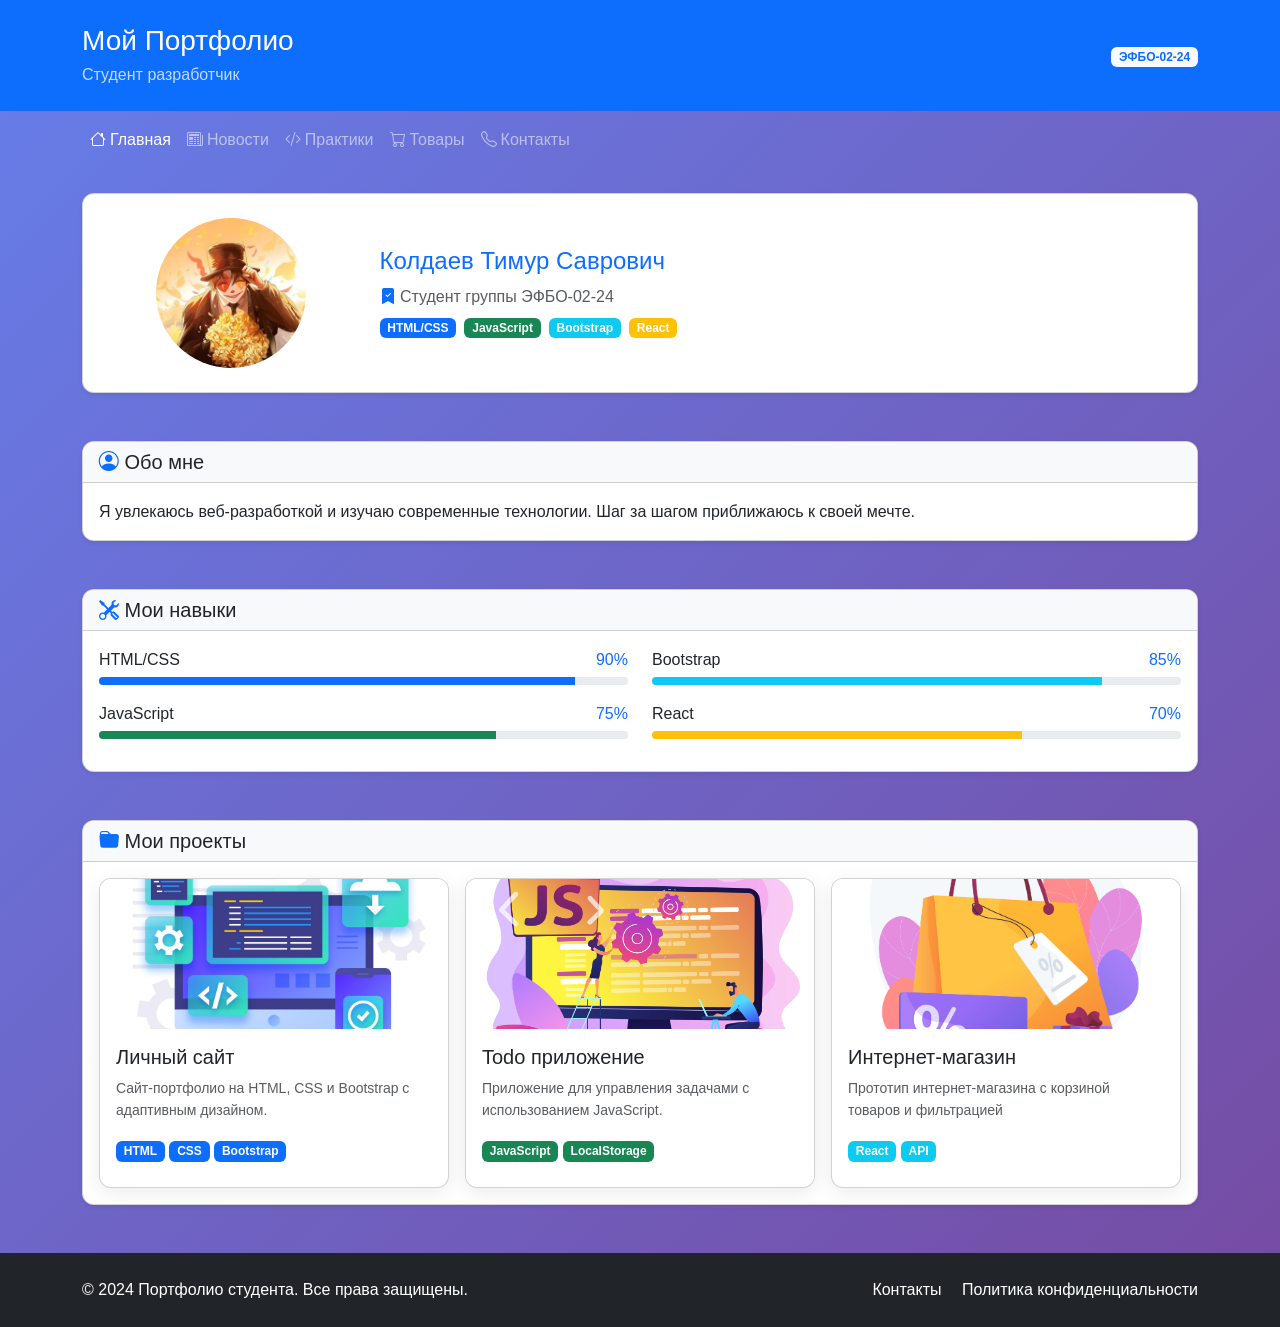
<file: index.html>
<!DOCTYPE html>
<html lang="ru">
<head>
    <meta charset="UTF-8">
    <meta name="viewport" content="width=device-width, initial-scale=1.0">
    <title>Главная - Портфолио</title>
    <link href="https://cdn.jsdelivr.net/npm/bootstrap@5.3.2/dist/css/bootstrap.min.css" rel="stylesheet">
    <link rel="stylesheet" href="https://cdn.jsdelivr.net/npm/bootstrap-icons@1.11.1/font/bootstrap-icons.css">
    <link rel="stylesheet" href="style/styles.css">
</head>
<body class="bg-light">
    <div class="container-fluid p-0">
        <header class="bg-primary text-white py-4">
            <div class="container">
                <div class="row align-items-center">
                    <div class="col">
                        <h1 class="h3 mb-1">Мой Портфолио</h1>
                        <p class="mb-0 opacity-75">Студент разработчик</p>
                    </div>
                    <div class="col-auto">
                        <span class="badge bg-light text-primary">ЭФБО-02-24</span>
                    </div>
                </div>
            </div>
        </header>
        <nav class="navbar navbar-expand-lg navbar-dark">
            <div class="container">
                <button class="navbar-toggler" type="button" data-bs-toggle="collapse" data-bs-target="#navbarNav">
                    <span class="navbar-toggler-icon"></span>
                </button>
                <div class="collapse navbar-collapse" id="navbarNav">
                    <ul class="navbar-nav">
                        <li class="nav-item">
                            <a class="nav-link active" href="index.html">
                                <i class="bi bi-house me-1"></i>Главная
                            </a>
                        </li>
                        <li class="nav-item">
                            <a class="nav-link" href="pages/news.html">
                                <i class="bi bi-newspaper me-1"></i>Новости
                            </a>
                        </li>
                        <li class="nav-item">
                            <a class="nav-link" href="pages/practices.html">
                                <i class="bi bi-code-slash me-1"></i>Практики
                            </a>
                        </li>
                        <li class="nav-item">
                            <a class="nav-link" href="pages/goods.html">
                                <i class="bi bi-cart me-1"></i>Товары
                            </a>
                        </li>
                        <li class="nav-item">
                            <a class="nav-link" href="pages/contacts.html">
                                <i class="bi bi-telephone me-1"></i>Контакты
                            </a>
                        </li>
                    </ul>
                </div>
            </div>
        </nav>
        <main class="container my-4">
            <section class="mb-5">
                <div class="card shadow-sm">
                    <div class="card-body p-4">
                        <div class="row align-items-center">
                            <div class="col-md-3 text-center mb-3 mb-md-0">
                                <img src="images/photo.png" alt="Фото студента" class="img-fluid rounded-circle" style="width: 150px; height: 150px; object-fit: cover;">
                            </div>
                            <div class="col-md-9">
                                <h2 class="card-title h4 text-primary">Колдаев Тимур Саврович</h2>
                                <p class="card-text text-muted mb-2">
                                    <i class="bi bi-bookmark-check-fill text-primary"></i>
                                    Студент группы ЭФБО-02-24
                                </p>
                                <div class="d-flex gap-2 flex-wrap">
                                    <span class="badge bg-primary">HTML/CSS</span>
                                    <span class="badge bg-success">JavaScript</span>
                                    <span class="badge bg-info">Bootstrap</span>
                                    <span class="badge bg-warning">React</span>
                                </div>
                            </div>
                        </div>
                    </div>
                </div>
            </section>
            <section class="mb-5">
                <div class="card shadow-sm">
                    <div class="card-header bg-light">
                        <h3 class="card-title h5 mb-0">
                            <i class="bi bi-person-circle text-primary"></i>
                            Обо мне
                        </h3>
                    </div>
                    <div class="card-body">
                        <p class="card-text">
                            Я увлекаюсь веб-разработкой и изучаю современные технологии. 
                            Шаг за шагом приближаюсь к своей мечте.
                        </p>
                    </div>
                </div>
            </section>
            <section class="mb-5">
                <div class="card shadow-sm">
                    <div class="card-header bg-light">
                        <h3 class="card-title h5 mb-0">
                            <i class="bi bi-tools text-primary"></i>
                            Мои навыки
                        </h3>
                    </div>
                    <div class="card-body">
                        <div class="row">
                            <div class="col-md-6">
                                <div class="mb-3">
                                    <div class="d-flex justify-content-between mb-1">
                                        <span>HTML/CSS</span>
                                        <span class="text-primary">90%</span>
                                    </div>
                                    <div class="progress" style="height: 8px;">
                                        <div class="progress-bar bg-primary" style="width: 90%"></div>
                                    </div>
                                </div>
                                <div class="mb-3">
                                    <div class="d-flex justify-content-between mb-1">
                                        <span>JavaScript</span>
                                        <span class="text-primary">75%</span>
                                    </div>
                                    <div class="progress" style="height: 8px;">
                                        <div class="progress-bar bg-success" style="width: 75%"></div>
                                    </div>
                                </div>
                            </div>
                            <div class="col-md-6">
                                <div class="mb-3">
                                    <div class="d-flex justify-content-between mb-1">
                                        <span>Bootstrap</span>
                                        <span class="text-primary">85%</span>
                                    </div>
                                    <div class="progress" style="height: 8px;">
                                        <div class="progress-bar bg-info" style="width: 85%"></div>
                                    </div>
                                </div>
                                <div class="mb-3">
                                    <div class="d-flex justify-content-between mb-1">
                                        <span>React</span>
                                        <span class="text-primary">70%</span>
                                    </div>
                                    <div class="progress" style="height: 8px;">
                                        <div class="progress-bar bg-warning" style="width: 70%"></div>
                                    </div>
                                </div>
                            </div>
                        </div>
                    </div>
                </div>
            </section>
            <section class="mb-5">
                <div class="card shadow-sm">
                    <div class="card-header bg-light">
                        <h3 class="card-title h5 mb-0">
                            <i class="bi bi-folder-fill text-primary"></i>
                            Мои проекты
                        </h3>
                    </div>
                    <div class="card-body">
                        <div class="row g-3">
                            <div class="col-md-4">
                                <div class="card h-100">
                                    <img src="images/project1.jpg" class="card-img-top" alt="Личный сайт" style="height: 150px; object-fit: cover;">
                                    <div class="card-body">
                                        <h5 class="card-title">Личный сайт</h5>
                                        <p class="card-text small text-muted">
                                            Сайт-портфолио на HTML, CSS и Bootstrap с адаптивным дизайном.
                                        </p>
                                        <div class="mb-2">
                                            <span class="badge bg-primary">HTML</span>
                                            <span class="badge bg-primary">CSS</span>
                                            <span class="badge bg-primary">Bootstrap</span>
                                        </div>
                                    </div>
                                </div>
                            </div>
                            <div class="col-md-4">
                                <div class="card h-100">
                                    <img src="images/project2.jpg" class="card-img-top" alt="Todo приложение" style="height: 150px; object-fit: cover;">
                                    <div class="card-body">
                                        <h5 class="card-title">Todo приложение</h5>
                                        <p class="card-text small text-muted">
                                            Приложение для управления задачами с использованием JavaScript.
                                        </p>
                                        <div class="mb-2">
                                            <span class="badge bg-success">JavaScript</span>
                                            <span class="badge bg-success">LocalStorage</span>
                                        </div>
                                    </div>
                                </div>
                            </div>
                            <div class="col-md-4">
                                <div class="card h-100">
                                    <img src="images/project3.jpg" class="card-img-top" alt="Интернет-магазин" style="height: 150px; object-fit: cover;">
                                    <div class="card-body">
                                        <h5 class="card-title">Интернет-магазин</h5>
                                        <p class="card-text small text-muted">
                                            Прототип интернет-магазина с корзиной товаров и фильтрацией
                                        </p>
                                        <div class="mb-2">
                                            <span class="badge bg-info">React</span>
                                            <span class="badge bg-info">API</span>
                                        </div>
                                    </div>
                                </div>
                            </div>
                        </div>
                    </div>
                </div>
            </section>
        </main>
        <footer class="bg-dark text-white py-4 mt-5">
            <div class="container">
                <div class="row align-items-center">
                    <div class="col-md-6">
                        <p class="mb-0">&copy; 2024 Портфолио студента. Все права защищены.</p>
                    </div>
                    <div class="col-md-6 text-md-end">
                        <a href="pages/contacts.html" class="text-white text-decoration-none me-3">Контакты</a>
                        <a href="#" class="text-white text-decoration-none">Политика конфиденциальности</a>
                    </div>
                </div>
            </div>
        </footer>
    </div>
    <script src="https://cdn.jsdelivr.net/npm/bootstrap@5.3.2/dist/js/bootstrap.bundle.min.js"></script>
</body>
</html>
</file>
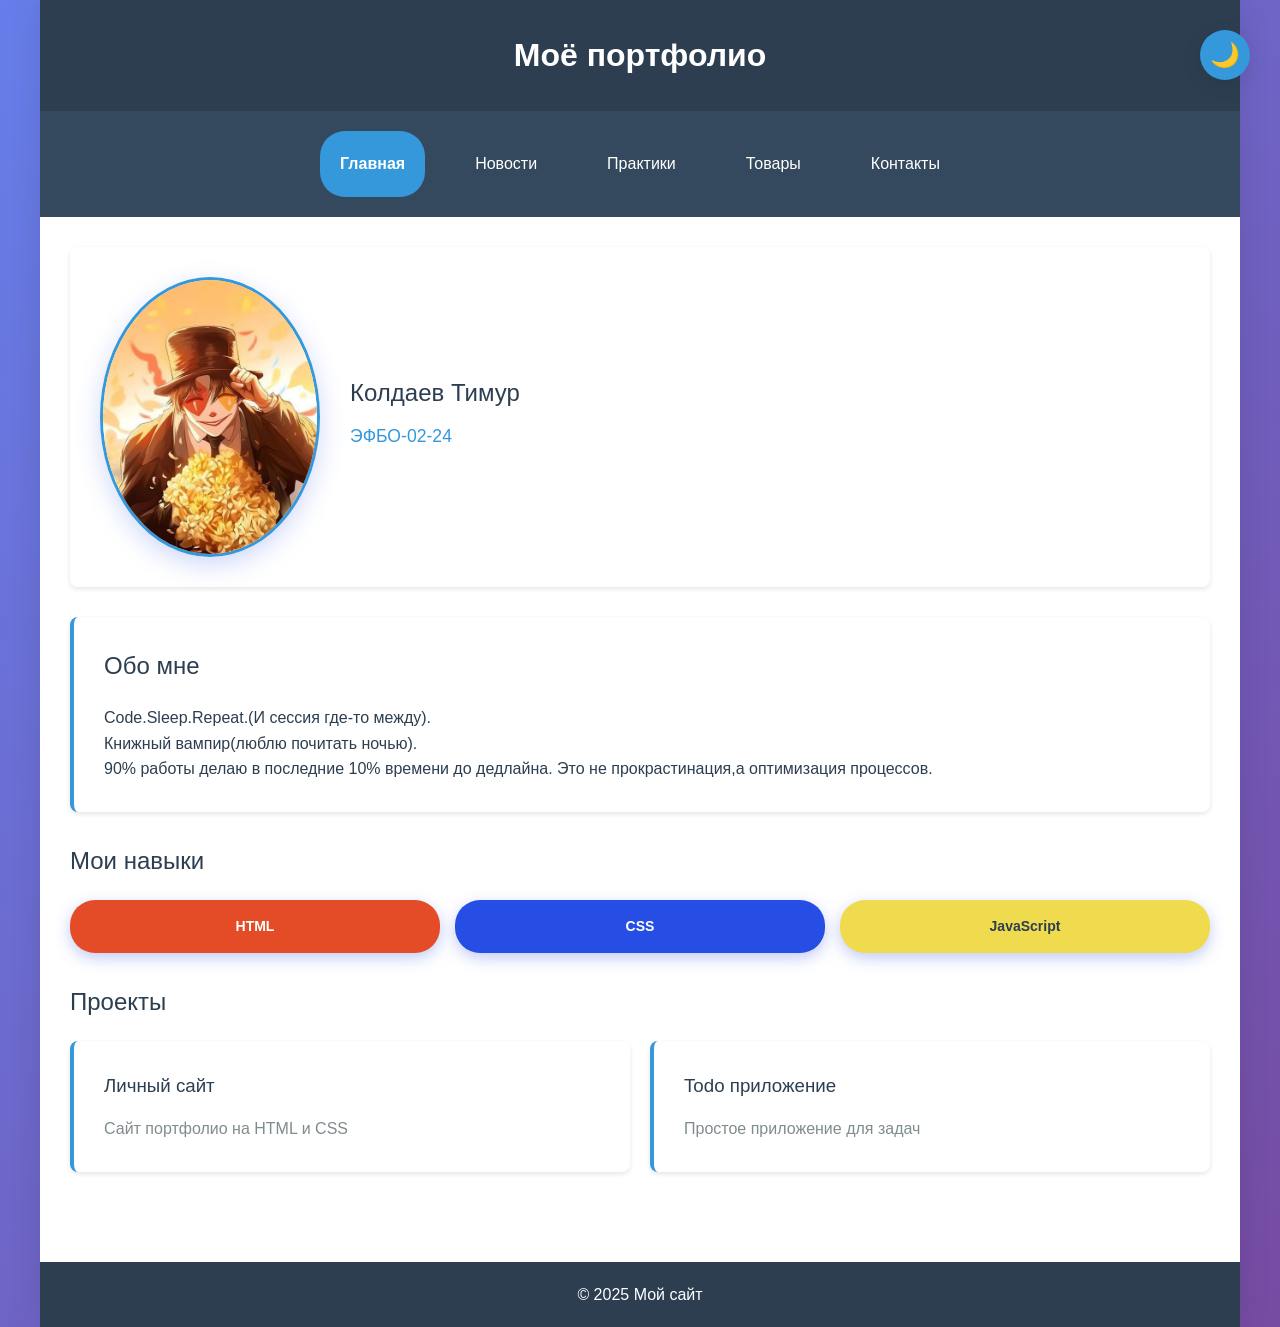
<file: index_v1.html>
<!DOCTYPE html>
<html lang="ru">
    <head>
        <meta charset="UTF-8">
        <meta name="viewport" content="width=device-width, initial-scale=1.0">
        <title>Главная - Портфолио</title>
        <link rel="stylesheet" href="style/styles.css">
    </head>
    <body>
        <div class="page">
            <header class="header">
                <h1 class="header__title">Моё портфолио</h1>
                 <button class="header__theme-toggle theme-toggle" id="themeToggle" aria-label="Переключить тему"><span class="theme-toggle__icon">🌙]</span></button>
            </header>
            <nav class="nav">
                <ul class="nav__list">
                    <li class="nav__item nav__item--active"><a class="nav__link" href="index.html">Главная</a></li>
                    <li class="nav__item"><a class="nav__link" href="pages/news.html">Новости</a></li>
                    <li class="nav__item"><a class="nav__link" href="pages/practices.html">Практики</a></li>
                    <li class="nav__item"><a class="nav__link" href="pages/goods.html">Товары</a></li>
                    <li class="nav__item"><a class="nav__link" href="pages/contacts.html">Контакты</a></li>
                </ul>
            </nav>
            <main class="main">
                <section class="profile">
                    <div class="profile__card">
                        <img class="profile__photo" src="images/photo.png" alt="Фото">
                        <div class="profile__info">
                            <h2 class="profile__name">Колдаев Тимур</h2>
                            <p class="profile__group">ЭФБО-02-24</p>
                        </div>
                    </div>
                </section>
                <section class="about">
                    <h2 class="about__title">Обо мне</h2>
                    <div class="about__content">
                        <p class="about__text">
                            Code.Sleep.Repeat.(И сессия где-то между).
                        </p>
                        <p class="about__text">
                            Книжный вампир(люблю почитать ночью).
                        <p class="about__text">
                            90% работы делаю в последние 10% времени до дедлайна. Это не прокрастинация,а оптимизация процессов.
                        </p>
                    </div>
                </section>
                <section class="skills">
                    <h2 class="skills__title">Мои навыки</h2>
                    <div class="skills__grid">
                        <div class="skills__item skills__item--html">
                            <span class="skills__item-name">HTML</span>
                        </div>
                        <div class="skills__item skills__item--css">
                            <span class="skills__item-name">CSS</span>
                        </div>
                        <div class="skills__item skills__item--js">
                            <span class="skills__item-name">JavaScript</span>
                        </div>
                    </div>
                </section>
                <section class="projects">
                    <h2 class="projects__title">Проекты</h2>
                    <div class="projects__grid">
                        <div class="projects__card">
                            <h3 class="projects__card-title">Личный сайт</h3>
                            <p class="projects__card-desc">Сайт портфолио на HTML и CSS</p>
                        </div>
                        <div class="projects__card">
                            <h3 class="projects__card-title">Todo приложение</h3>
                            <p class="projects__card-desc">Простое приложение для задач</p>
                        </div>
                    </div>
                </section>
            </main>
            <footer class="footer">
                <p class="footer__text">&copy; 2025 Мой сайт</p>
            </footer>
        </div>
        <script src="js/theme.js"></script>
    </body>
</html>
</file>
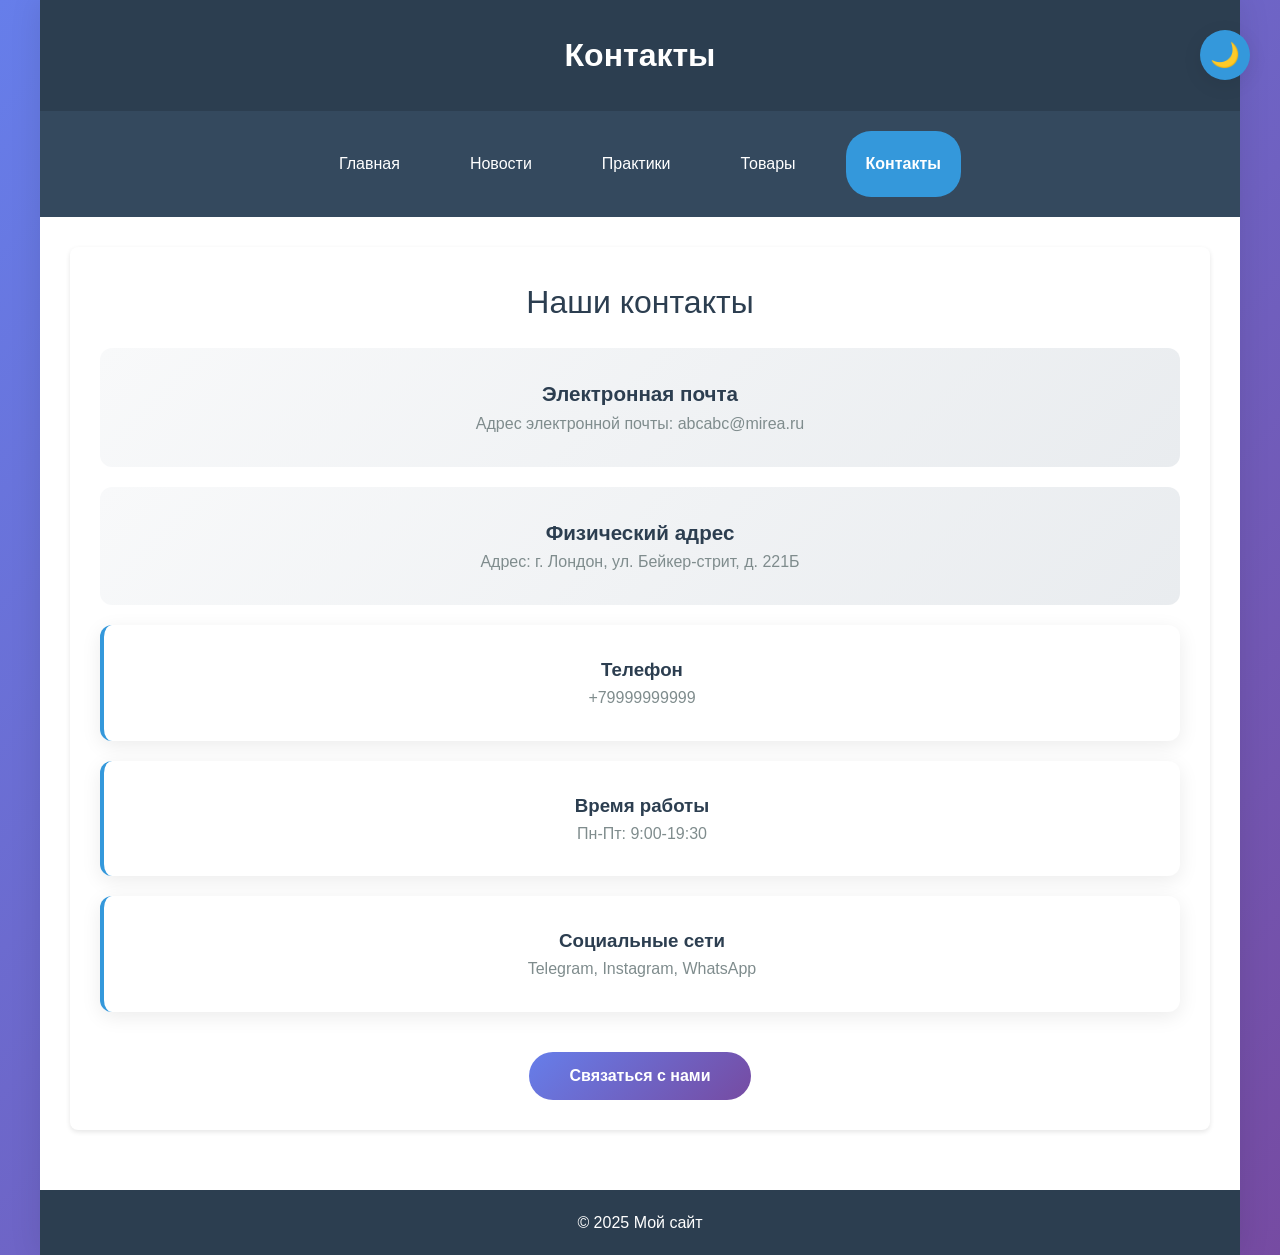
<file: pages/contacts.html>
<!DOCTYPE html>
<html lang="ru">
    <head>
        <meta charset="UTF-8">
        <meta name="viewport" content="width=device-width, initial-scale=1.0">
        <title>Контакты - Портфолио</title>
        <link rel="stylesheet" href="../style/styles.css">
    </head>
    <body>
        <div class="page">
            <header class="header">
            <h1 class="header__title">Контакты</h1>
            <button class="header__theme-toggle theme-toggle" id="themeToggle" aria-label="Переключить тему"><span class="theme-toggle__icon">🌙</span></button>
            </header>
            <nav class="nav">
                <ul class="nav__list">
                    <li class="nav__item"><a class="nav__link" href="../index.html">Главная</a></li>
                    <li class="nav__item"><a class="nav__link" href="news.html">Новости</a></li>
                    <li class="nav__item"><a class="nav__link" href="practices.html">Практики</a></li>
                    <li class="nav__item "><a class="nav__link" href="goods.html">Товары</a></li>
                    <li class="nav__item nav__item--active"><a class="nav__link" href="contacts.html">Контакты</a></li>
                </ul>
            </nav>
            <main class="main">
                <section class="contacts">
                    <h2 class="contacts__title">Наши контакты</h2>
                        <article class="contacts__info">
                            <h3 class="contacts__item-title">Электронная почта</h3>
                            <p class="contacts__item-value">Адрес электронной почты: abcabc@mirea.ru</p>
                        </article>
                        <article class="contacts__info">
                            <h3 class="contacts__item-title">Физический адрес</h3>
                            <p class="contacts__item-value">Адрес: г. Лондон, ул. Бейкер-стрит, д. 221Б</p>
                        </article>
                        <div class="contacts__item">
                            <h3 class="contacts__item-title">Телефон</h3>
                            <p class="contacts__item-value">+79999999999</p>
                        </div>
                        <div class="contacts__item">
                            <h3 class="contacts__item-title">Время работы</h3>
                            <p class="contacts__item-value">Пн-Пт: 9:00-19:30</p>
                        </div>
                        <div class="contacts__item">
                            <h3 class="contacts__item-title">Социальные сети</h3>
                            <p class="contacts__item-value">Telegram, Instagram, WhatsApp</p>
                        </div>
                    <button class="contacts__button" onclick="contactModal.showModal()">Связаться с нами</button>
                </section>
            </main>
            <footer class="footer">
                    <p class="footer__text">&copy; 2025 Мой сайт</p>
            </footer>

            <dialog id="contactModal" class="modal">
                <div class="modal__header">
                    <h2>Форма обратной связи</h2>
                </div>
                <div class="modal__content">
                    <form id="feedbackForm" method="dialog">
                        <div class="modal__form-group">
                            <label for="name" class="modal__label">Имя<span class="required">*</span></label>
                            <input type="text" id="name" name="name" required placeholder="Введите ваше имя" class="modal__input">
                        </div>
                        <div class="modal__form-group">
                            <label for="phone" class="modal__label">Телефон<span class="required">*</span></label>
                            <input type="tel" id="phone" name="phone" required placeholder="+7 (XXX) XXX-XX-XX" class="modal__input">
                        </div>
                        <div class="modal__form-group">
                            <label for="email" class="modal__label">Электронная почта<span class="required">*</span></label>
                            <input type="email" id="email" name="email" required placeholder="example@mail.ru" class="modal__input">
                        </div>
                        <div class="modal__form-group">
                            <label for="category" class="modal__label">Категория обращения<span class="required">*</span></label>
                            <select id="category" name="category" required class="modal__select">
                                <option value="">Выберите категорию</option>
                                <option value="technical">Техническая поддержка</option>
                                <option value="commercial">Коммерческое предложение</option>
                                <option value="cooperation">Сотрудничество</option>
                                <option value="complaint">Жалоба</option>
                                <option value="suggestion">Предложение</option>
                                <option value="other">Другое</option>
                            </select>
                        </div>
                        <div class="modal__form-group">
                            <label for="message" class="modal__label">Текст обращения<span class="required">*</span></label>
                            <textarea id="message" name="message" required placeholder="Опишите вашу проблему или вопрос..." class="modal__textarea"></textarea>
                        </div>
                        <div class="modal__actions">
                            <button type="button" class="button button--secondary" onclick="contactModal.close()">Отмена</button>
                            <button type="button" class="button button--primary" onclick="submitForm()">Отправить</button>
                        </div>
                    </form>
                </div>
            </dialog>
        </div>

        <script>
            const contactModal = document.getElementById('contactModal');
            
            function submitForm() {
                const form = document.getElementById('feedbackForm');
                const formData = new FormData(form);

                // Простая валидация
                if (!form.checkValidity()) {
                    form.reportValidity();
                    return;
                }

                // Собираем данные формы
                const data = {
                    name: formData.get('name'),
                    phone: formData.get('phone'),
                    email: formData.get('email'),
                    category: formData.get('category'),
                    message: formData.get('message')
                };

                // В реальном приложении здесь был бы AJAX-запрос
                console.log('Данные формы:', data);
                
                // Показываем уведомление об успешной отправке
                alert('Спасибо! Ваше обращение отправлено. Мы свяжемся с вами в ближайшее время.');
                
                // Закрываем модальное окно
                contactModal.close();
                
                // Очищаем форму
                form.reset();
            }

            // Закрытие модального окна при клике на фон
            contactModal.addEventListener('click', function(event) {
                if (event.target === this) {
                    this.close();
                }
            });

            // Предотвращение отправки формы по Enter (кроме textarea)
            document.getElementById('feedbackForm').addEventListener('keypress', function(event) {
                if (event.key === 'Enter' && event.target.type !== 'textarea') {
                    event.preventDefault();
                }
            });
        </script>
        <script src="../js/theme.js"></script>
    </body>
</html>
</file>
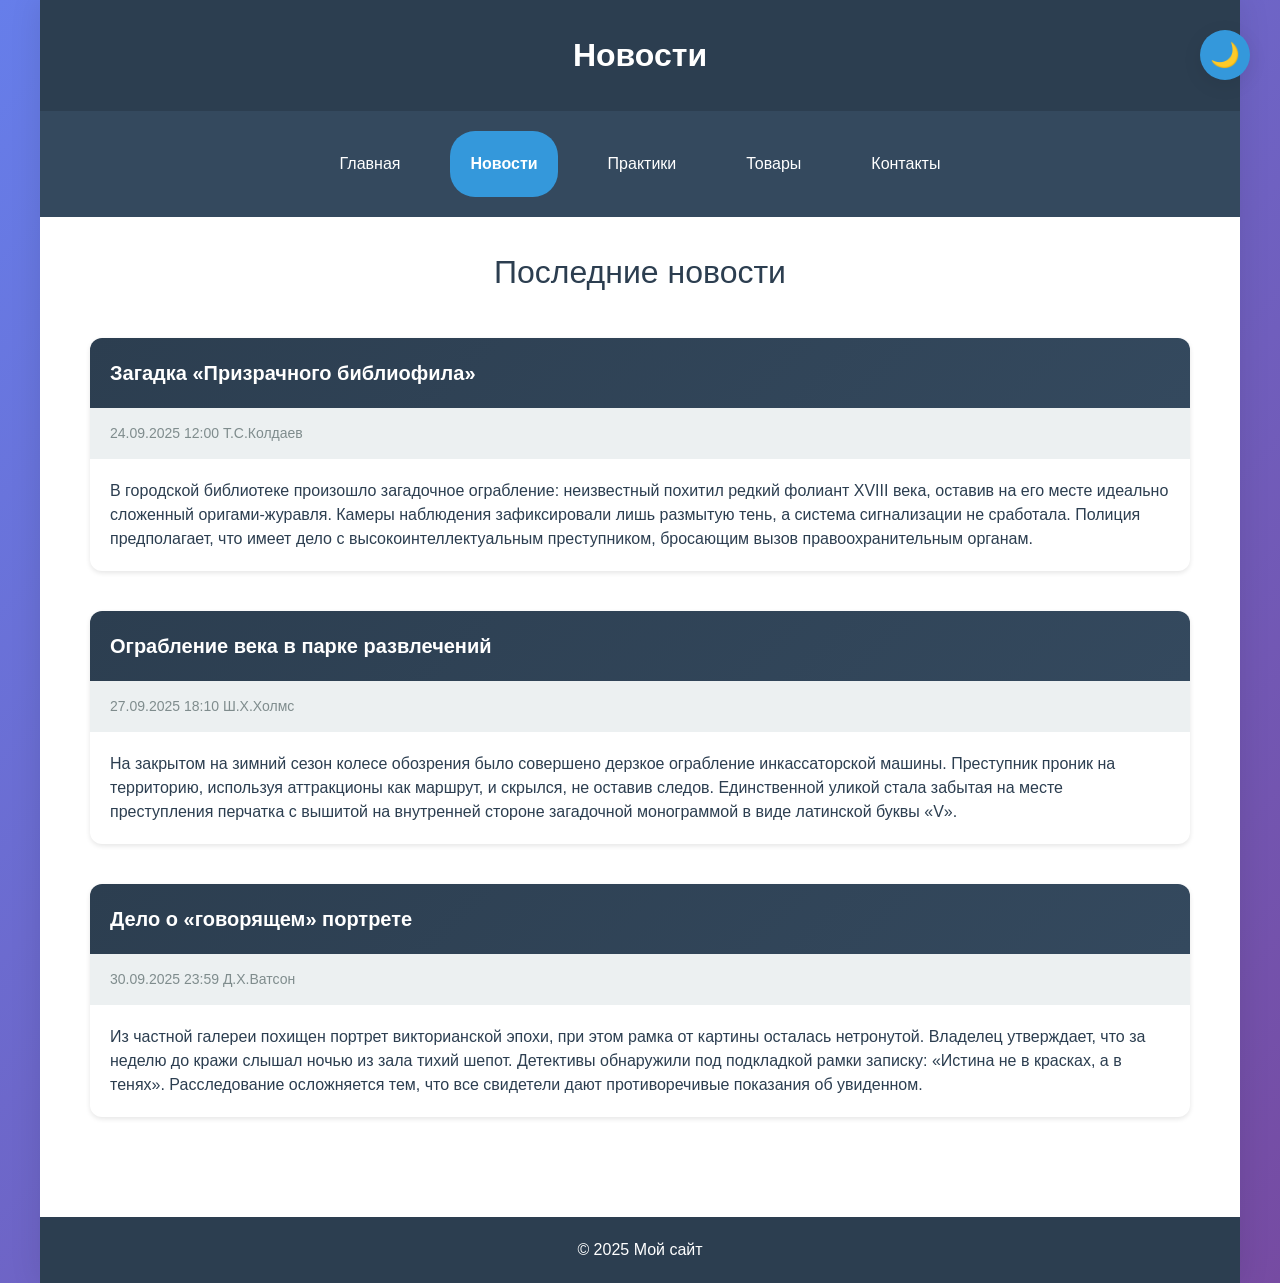
<file: pages/news.html>
<!DOCTYPE html>
<html lang="ru">
    <head>
        <meta charset="UTF-8">
        <meta name="viewport" content="width=device-width, initial-scale=1.0">
        <title>Новости - Портфолио</title>
        <link rel="stylesheet" href="../style/styles.css">
    </head>
    <body>
        <div class="page">
            <header class="header">
                <h1 class="header__title">Новости</h1>
                <button class="header__theme-toggle theme-toggle" id="themeToggle" aria-label="Переключить тему"><span class="theme-toggle__icon">🌙</span></button>
            </header>
            <nav class="nav">
                <ul class="nav__list">
                    <li class="nav__item"><a class="nav__link" href="../index.html">Главная</a></li>
                    <li class="nav__item nav__item--active"><a class="nav__link" href="news.html">Новости</a></li>
                    <li class="nav__item"><a class="nav__link" href="practices.html">Практики</a></li>
                    <li class="nav__item"><a class="nav__link" href="goods.html">Товары</a></li>
                    <li class="nav__item"><a class="nav__link" href="contacts.html">Контакты</a></li>
                </ul>
            </nav>
            <main class="main">
                <h1 class="news__title">Последние новости</h1>
                <div class="news__content">
                    <div class="news__list">
                        <article class="news__item">
                            <header class="news__item-header"> Загадка «Призрачного библиофила»</header>
                            <div class="news__item-meta">24.09.2025 12:00 Т.С.Колдаев</div>
                            <div class="news__item-text">В городской библиотеке произошло загадочное ограбление: неизвестный похитил редкий фолиант XVIII века, оставив на его месте идеально сложенный оригами-журавля. Камеры наблюдения зафиксировали лишь размытую тень, а система сигнализации не сработала. Полиция предполагает, что имеет дело с высокоинтеллектуальным преступником, бросающим вызов правоохранительным органам.</div>
                        </article>
                        <article class="news__item">
                            <header class="news__item-header">Ограбление века в парке развлечений</header>
                            <div class="news__item-meta">27.09.2025 18:10 Ш.Х.Холмс</div>
                            <div class="news__item-text">На закрытом на зимний сезон колесе обозрения было совершено дерзкое ограбление инкассаторской машины. Преступник проник на территорию, используя аттракционы как маршрут, и скрылся, не оставив следов. Единственной уликой стала забытая на месте преступления перчатка с вышитой на внутренней стороне загадочной монограммой в виде латинской буквы «V».</div>
                        </article>
                        <article class="news__item">
                            <header class="news__item-header">Дело о «говорящем» портрете</header>
                            <div class="news__item-meta">30.09.2025 23:59 Д.Х.Ватсон</div>
                            <div class="news__item-text">Из частной галереи похищен портрет викторианской эпохи, при этом рамка от картины осталась нетронутой. Владелец утверждает, что за неделю до кражи слышал ночью из зала тихий шепот. Детективы обнаружили под подкладкой рамки записку: «Истина не в красках, а в тенях». Расследование осложняется тем, что все свидетели дают противоречивые показания об увиденном.</div>
                        </article>
                    </div>
                </div>
            </main>
            <footer class="footer">
                <p class="footer__text">&copy; 2025 Мой сайт</p>
            </footer>
        </div>
        <script src="../js/theme.js"></script>
    </body>
</html>
</file>
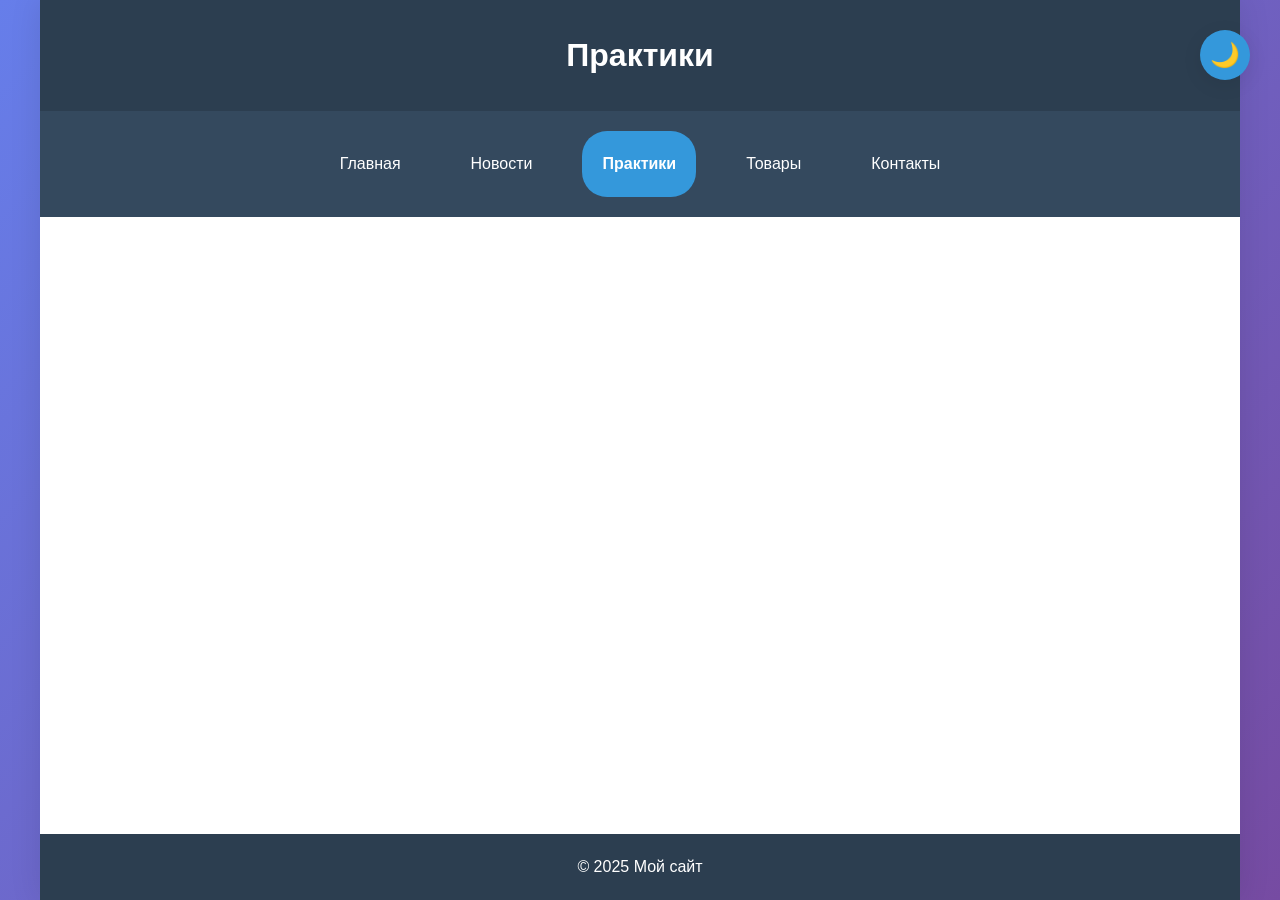
<file: pages/practices.html>
<!DOCTYPE html>
<html lang="ru">
    <head>
        <meta charset="UTF-8">
        <meta name="viewport" content="width=device-width, initial-scale=1.0">
        <title>Практики - Портфолио</title>
        <link rel="stylesheet" href="../style/styles.css">
    </head>
    <body>
        <div class="page">
            <header class="header">
                <h1 class="header__title">Практики</h1>
                <button class="header__theme-toggle theme-toggle" id="themeToggle" aria-label="Переключить тему"><span class="theme-toggle__icon">🌙</span></button>
            </header>
            </header>
            <nav class="nav">
                <ul class="nav__list">
                    <li class="nav__item"><a class="nav__link" href="../index.html">Главная</a></li>
                    <li class="nav__item"><a class="nav__link" href="news.html">Новости</a></li>
                    <li class="nav-item nav__item--active"><a class="nav__link" href="practices.html">Практики</a></li>
                    <li class="nav-item"><a class="nav__link" href="goods.html">Товары</a></li>
                    <li class="nav-item"><a class="nav__link" href="contacts.html">Контакты</a></li>
                </ul>
            </nav>
            <main class="main">
            </main>
            <footer class="footer">
                <p class="footer__text">&copy; 2025 Мой сайт</p>
            </footer>
        </div>
        <script src="../js/theme.js"></script>
    </body>
</html>
</file>
<file: style/styles.css>
/* CSS переменные */
:root {
    /* Цвета */
    --color-primary: #2c3e50;
    --color-secondary: #34495e;
    --color-accent: #3498db;
    --color-background: #ffffff;
    --color-text: #2c3e50;
    --color-text-light: #7f8c8d;
    --color-white: #ffffff;
    --color-light: #ecf0f1;
    --color-error: #e74c3c;
    
    /* Градиенты */
    --gradient-main: linear-gradient(135deg, #667eea 0%, #764ba2 100%);
    --gradient-dark: linear-gradient(135deg, #2c3e50 0%, #34495e 100%);
    --gradient-skill: linear-gradient(135deg, #4facfe 0%, #00f2fe 100%);
    --gradient-contact: linear-gradient(135deg, #f8f9fa 0%, #e9ecef 100%);
    
    /* Тени */
    --shadow-light: 0 2px 5px rgba(0, 0, 0, 0.1);
    --shadow-medium: 0 5px 20px rgba(0, 0, 0, 0.08);
    --shadow-heavy: 0 0 30px rgba(0, 0, 0, 0.1);
    --shadow-hover: 0 10px 30px rgba(0, 0, 0, 0.15);
    --shadow-accent: 0 5px 15px rgba(102, 126, 234, 0.4);
    --shadow-photo: 0 8px 25px rgba(102, 126, 234, 0.3);
    --shadow-item-hover: 0 8px 25px rgba(0, 0, 0, 0.12);
    --shadow-news-hover: 0 4px 15px rgba(0, 0, 0, 0.15);
    --shadow-button-hover: 0 8px 25px rgba(102, 126, 234, 0.4);
    
    /* Размеры */
    --radius-small: 6px;
    --radius-medium: 8px;
    --radius-large: 12px;
    --radius-round: 25px;
    
    /* Отступы */
    --space-xs: 10px;
    --space-sm: 15px;
    --space-md: 20px;
    --space-lg: 30px;
    --space-xl: 40px;
    
    /* Шрифты */
    --font-family: 'Segoe UI', Tahoma, Geneva, Verdana, sans-serif;
    --font-weight-light: 300;
    --font-weight-normal: 400;
    --font-weight-medium: 500;
    --font-weight-bold: 600;

    /* Размеры шрифтов */
    --font-size-xs: 0.875rem;
    --font-size-sm: 0.9rem;
    --font-size-base: 1rem;
    --font-size-md: 1.1rem;
    --font-size-lg: 1.25rem;
    --font-size-xl: 1.5rem;
    --font-size-xxl: 1.75rem;
    --font-size-xxxl: 2rem;
    --font-size-xxxxl: 2.5rem;
}

[data-theme="dark"] {
    --color-primary: #1e1e1e;
    --color-secondary: #2d2d2d;
    --color-background: #121212;
    --color-text: #e8e8e8;
    --color-text-light: #a0a0a0;
    --color-white: #ffffff;
    --color-light: #383838;
    --color-error: #ff6b6b;
    --color-accent: #4fc3f7;
    
    /* Градиенты */
    --gradient-main: linear-gradient(135deg, #667eea 0%, #764ba2 100%);
    --gradient-dark: linear-gradient(135deg, #2d2d2d 0%, #1e1e1e 100%);
    --gradient-skill: linear-gradient(135deg, #4facfe 0%, #00f2fe 100%);
    --gradient-contact: linear-gradient(135deg, #383838 0%, #2d2d2d 100%);
    
    /* Тени */
    --shadow-light: 0 2px 8px rgba(0, 0, 0, 0.25);
    --shadow-medium: 0 4px 15px rgba(0, 0, 0, 0.3);
    --shadow-heavy: 0 8px 30px rgba(0, 0, 0, 0.35);
    --shadow-hover: 0 12px 40px rgba(0, 0, 0, 0.4);
    --shadow-accent: 0 5px 20px rgba(79, 195, 247, 0.4);
    --shadow-photo: 0 8px 25px rgba(79, 195, 247, 0.3);
    --shadow-item-hover: 0 8px 25px rgba(0, 0, 0, 0.35);
    --shadow-news-hover: 0 6px 20px rgba(0, 0, 0, 0.3);
    --shadow-button-hover: 0 8px 25px rgba(79, 195, 247, 0.5);

    color: var(--color-text);
}

.card {
    position: relative;
    background: var(--color-background);
    border-radius: var(--radius-large);
    box-shadow: var(--shadow-medium);
    overflow: hidden;
    transition: all 0.3s ease;
    cursor: pointer;
}

.card__image {
    width: 100%;
    height: 200px;
    object-fit: cover;
    transition: transform 0.3s ease;
}

.card__content {
    padding: var(--space-md);
}

.card__title {
    font-size: var(--font-size-lg);
    font-weight: var(--font-weight-bold);
    color: var(--color-primary);
    margin: 0 0 var(--space-xs) 0;
}

.card__description {
    font-size: var(--font-size-sm);
    color: var(--color-text-light);
    margin: 0 0 var(--space-sm) 0;
}

.card__price {
    font-size: var(--font-size-xl);
    font-weight: var(--font-weight-bold);
    color: var(--color-accent);
    margin: 0 0 var(--space-md) 0;
}
.card__price-old {
    font-size: var(--font-size-md);
    color: var(--color-text-light);
    text-decoration: line-through;
    margin-right: var(--space-xs);
}

.card__price-new {
    color: var(--color-error);
}

.card__button {
    width: 100%;
}

.card__badge {
    position: absolute;
    top: var(--space-sm);
    left: var(--space-sm);
    padding: var(--space-xs) var(--space-sm);
    border-radius: var(--radius-small);
    font-size: var(--font-size-xs);
    font-weight: var(--font-weight-bold);
    background: var(--color-error);
    color: var(--color-white);
    z-index: 2;
}

.card:hover {
    transform: translateY(-5px);
    box-shadow: var(--shadow-hover);
}

.card:hover .card__image {
    transform: scale(1.05);
}

.card--discount {
    border: 2px solid var(--color-error);
}

.card__badge--discount {
    background: var(--color-error);
}

.card--selected {
    border: 2px solid var(--color-accent);
    background: var(--color-light);
}

.card__badge--selected {
    background: var(--color-accent);
}

.card--disabled {
    opacity: 0.6;
    cursor: not-allowed;
}

.card--disabled:hover {
    transform: none;
    box-shadow: var(--shadow-medium);
}

.card__badge--out-of-stock {
    background: var(--color-text-light);
}

.card:focus {
    outline: 2px solid var(--color-accent);
    outline-offset: 2px;
}

.card:active {
    transform: scale(0.98);
}

* {
    margin: 0;
    padding: 0;
    box-sizing: border-box;
}

body {
    font-family: var(--font-family);
    line-height: 1.6;
    color: var(--color-text);
    background: var(--gradient-main);
    min-height: 100vh;
}

/* Блок page */
.page {
    max-width: 1200px;
    margin: 0 auto;
    background: var(--color-background);
    min-height: 100vh;
    box-shadow: var(--shadow-heavy);
    display: grid;
    grid-template-rows: auto auto 1fr auto;
    grid-template-areas: 
        "header"
        "nav"
        "main"
        "footer";
}

/* ===== БЛОК HEADER ===== */
.header {
    grid-area: header;
    background: var(--color-primary);
    color: var(--color-white);
    padding: var(--space-lg);
    text-align: center;
}

.header__title {
    font-size: var(--font-size-xxxl);
    font-weight: var(--font-weight-bold);
}

.theme-toggle {
    position: absolute;
    top: var(--space-lg);
    right: var(--space-lg);
    background: var(--color-accent);
    border: none;
    border-radius: 50%;
    width: 50px;
    height: 50px;
    cursor: pointer;
    display: flex;
    align-items: center;
    justify-content: center;
    font-size: var(--font-size-xl);
    transition: all 0.3s ease;
    box-shadow: var(--shadow-medium);
}

.theme-toggle:hover {
    transform: scale(1.1);
    box-shadow: var(--shadow-button-hover);
}

.theme-toggle:focus {
    outline: 2px solid var(--color-white);
    outline-offset: 2px;
}

.theme-toggle__icon {
    transition: transform 0.3s ease;
}

.theme-toggle__icon--animate {
    transform: scale(1.2) rotate(180deg);
}

.theme-toggle:active {
    transform: scale(0.9);
}

.header__theme-toggle {
    position: absolute;
    top: var(--space-lg);
    right: var(--space-lg);
}

/* ===== БЛОК NAV ===== */
.nav {
    grid-area: nav;
    background: var(--color-secondary);
    padding: var(--space-md) 0;
}

.nav__list {
    list-style: none;
    display: flex;
    justify-content: center;
    gap: var(--space-lg);
    margin: 0;
    padding: 0;
}

.nav__item {
    margin: 0;
}

.nav__link {
    display: block;
    padding: var(--space-md);
    color: var(--color-white);
    text-decoration: none;
    border-radius: var(--radius-round);
    transition: all 0.3s ease;
    font-weight: var(--font-weight-medium);
}

.nav__link:focus {
    outline: 2px solid var(--color-white);
    outline-offset: 2px;
}

.nav__link:hover {
    background: var(--color-accent);
    transform: translateY(-2px);
}

.nav__link:active {
    transform: translateY(1px);
    background: var(--color-primary);
}

.nav__item--active .nav__link {
    background: var(--color-accent);
    font-weight: var(--font-weight-bold);
}

/* ===== БЛОК MAIN ===== */
.main {
    grid-area: main;
    padding: var(--space-lg);
}

/* ===== БЛОК PROFILE ===== */
.profile {
    margin-bottom: var(--space-lg);
}

.profile__header {
    text-align: center;
    margin-bottom: var(--space-xl);
}

.profile__title {
    font-size: var(--font-size-xxxl);
    color: var(--color-text);
    margin-bottom: var(--space-sm);
    font-weight: var(--font-weight-light);
}

.profile__card {
    display: flex;
    align-items: center;
    gap: var(--space-lg);
    background: var(--color-background);
    padding: var(--space-lg);
    border-radius: var(--radius-medium);
    box-shadow: var(--shadow-light);
}

.profile__photo {
    width: 220px;
    height: 280px;
    border-radius: 50%;
    object-fit: cover;
    border: 3px solid var(--color-accent);
    box-shadow: var(--shadow-photo);
}

.profile__info {
    flex: 1;
}

.profile__name {
    font-size: var(--font-size-xl);
    color: var(--color-primary);
    margin-bottom: var(--space-xs);
    font-weight: var(--font-weight-medium);
}

.profile__group {
    font-size: var(--font-size-md);
    color: var(--color-accent);
    margin: var(--space-xs) 0;
}

/* ===== БЛОК ABOUT ===== */
.about {
    background: var(--color-background);
    padding: var(--space-lg);
    border-radius: var(--radius-medium);
    box-shadow: var(--shadow-light);
    margin-bottom: var(--space-lg);
    border-left: 4px solid var(--color-accent);
}

.about__title {
    color: var(--color-primary);
    margin-bottom: var(--space-md);
    font-size: var(--font-size-xl);
    font-weight: var(--font-weight-medium);
}

.about__text {
    line-height: 1.6;
    color: var(--color-text);
}

.about__content {
    line-height: 1.6;
}

/* ===== БЛОК SKILLS ===== */
.skills {
    margin-bottom: var(--space-lg);
}

.skills__title {
    color: var(--color-primary);
    margin-bottom: var(--space-md);
    font-size: var(--font-size-xl);
    font-weight: var(--font-weight-medium);
}

.skills__grid {
    display: grid;
    grid-template-columns: repeat(auto-fit, minmax(150px, 1fr));
    gap: var(--space-sm);
    margin: var(--space-md) 0;
}

.skills__item-name {
    font-weight: var(--font-weight-bold);
    display: block;
}

.skills__item {
    background: var(--gradient-skill);
    color: var(--color-white);
    padding: var(--space-sm) var(--space-md);
    border-radius: var(--radius-round);
    font-weight: var(--font-weight-bold);
    font-size: var(--font-size-xs);
    text-align: center;
    box-shadow: var(--shadow-accent);
    transition: all 0.3s ease;
}

.skills__item:focus {
    outline: 2px solid var(--color-white);
    outline-offset: 2px;
}

.skills__item:hover {
    transform: translateY(-3px);
    box-shadow: var(--shadow-button-hover);
}

.skills__item:active {
    transform: scale(0.95);
}

.skills__item--html {
    background: #e34c26;
}

.skills__item--css {
    background: #264de4;
}

.skills__item--js {
    background: #f0db4f;
    color: var(--color-text);
}

/* ===== БЛОК EXPERIENCE ===== */
.experience {
    margin-top: var(--space-xl);
}

.experience__title {
    font-size: var(--font-size-xxl);
    color: var(--color-primary);
    text-align: center;
    margin-bottom: var(--space-lg);
    font-weight: var(--font-weight-light);
}

.experience__grid {
    display: grid;
    grid-template-columns: repeat(auto-fit, minmax(300px, 1fr));
    gap: var(--space-md);
}

.experience__card {
    background: var(--color-background);
    padding: var(--space-lg);
    border-radius: var(--radius-large);
    box-shadow: var(--shadow-medium);
    border-left: 4px solid var(--color-accent);
    transition: transform 0.3s ease;
}

.experience__card:hover {
    transform: translateX(5px);
}

.experience__item-title {
    font-size: var(--font-size-lg);
    color: var(--color-primary);
    margin: 0 0 var(--space-sm) 0;
    font-weight: var(--font-weight-bold);
}

.experience__description {
    color: var(--color-text-light);
    line-height: 1.6;
    margin: 0;
}

/* ===== БЛОК PROJECTS ===== */
.projects {
    margin-bottom: var(--space-lg);
}

.projects__title {
    color: var(--color-primary);
    margin-bottom: var(--space-md);
    font-size: var(--font-size-xl);
    font-weight: var(--font-weight-medium);
}

.projects__grid {
    display: grid;
    grid-template-columns: repeat(auto-fit, minmax(300px, 1fr));
    gap: var(--space-md);
}

.projects__card {
    background: var(--color-background);
    padding: var(--space-lg);
    border-radius: var(--radius-medium);
    box-shadow: var(--shadow-light);
    border-left: 4px solid var(--color-accent);
    transition: transform 0.3s;
}

.projects__card:hover {
    transform: translateY(-5px);
}

.projects__card-title {
    color: var(--color-primary);
    margin-bottom: var(--space-sm);
    font-weight: var(--font-weight-medium);
}

.projects__card-desc {
    color: var(--color-text-light);
    line-height: 1.6;
}

/* ===== БЛОК GOODS ===== */
.goods {
    padding: var(--space-xl);
}

.goods__grid {
    display: grid;
    grid-template-columns: repeat(auto-fit, minmax(250px, 1fr));
    gap: var(--space-lg);
    max-width: 1200px;
    margin: 0 auto;
}

.goods__title {
    color: var(--color-primary);
    margin-bottom: var(--space-md);
    text-align: center;
    font-size: var(--font-size-xxxl);
    font-weight: var(--font-weight-medium);
}

.goods__item {
    background: var(--color-background);
    border-radius: var(--radius-large);
    padding: var(--space-md);
    text-align: center;
    box-shadow: var(--shadow-medium);
    transition: all 0.3s ease;
}

.goods__item:hover {
    transform: translateY(-5px);
    box-shadow: var(--shadow-hover);
}

.goods__image {
    width: 100%;
    height: 200px;
    object-fit: cover;
    border-radius: var(--radius-medium);
    margin-bottom: var(--space-sm);
}

.goods__image:active {
    transform: scale(1.02);
}

.goods__name {
    font-size: var(--font-size-lg);
    color: var(--color-text);
    margin: var(--space-sm) 0;
    font-weight: var(--font-weight-bold);
}

.goods__price {
    font-size: var(--font-size-md);
    color: var(--color-accent);
    font-weight: var(--font-weight-bold);
    margin: var(--space-sm) 0;
}

/* ===== БЛОК NEWS ===== */
.news {
    background: var(--color-background);
    padding: var(--space-lg);
    border-radius: var(--radius-medium);
    box-shadow: var(--shadow-light);
    margin-bottom: var(--space-lg);
}

.news__title {
    color: var(--color-primary);
    margin-bottom: var(--space-md);
    text-align: center;
    font-size: var(--font-size-xxxl);
    font-weight: var(--font-weight-medium);
}

.news__list {
    display: flex;
    flex-direction: column;
    gap: var(--space-md);
}

.news__item {
    background: var(--color-background);
    margin-bottom: var(--space-md);
    border-radius: var(--radius-large);
    box-shadow: var(--shadow-light);
    transition: all 0.3s ease;
    overflow: hidden;
}

.news__item:active {
    transform: scale(0.98);
}

.news__item:hover {
    box-shadow: var(--shadow-news-hover);
    transform: translateY(-2px);
}

.news__item-header {
    background: var(--gradient-dark);
    color: var(--color-white);
    padding: var(--space-md);
    font-size: var(--font-size-lg);
    font-weight: var(--font-weight-bold);
}

.news__item-meta {
    padding: var(--space-sm) var(--space-md);
    background: var(--color-light);
    color: var(--color-text-light);
    font-size: var(--font-size-xs);
    font-weight: var(--font-weight-medium);
}

.news__item-text{
    padding: var(--space-md);
    color: var(--color-text);
    font-size: var(--font-size-base);
    line-height: 1.5;
}   

.news__content {
    padding: var(--space-md);
    color: var(--color-text);
    font-size: var(--font-size-base);
    line-height: 1.5;
}

/* ===== БЛОК CONTACTS ===== */
.contacts {
    background: var(--color-background);
    padding: var(--space-lg);
    border-radius: var(--radius-medium);
    box-shadow: var(--shadow-light);
    text-align: center;
}

.contacts__title {
    color: var(--color-primary);
    margin-bottom: var(--space-md);
    font-size: var(--font-size-xxxl);
    font-weight: var(--font-weight-medium);
}

.contacts__info {
    background: var(--gradient-contact);
    padding: var(--space-lg);
    margin: var(--space-md) 0;
    border-radius: var(--radius-large);
    font-size: var(--font-size-md);
    color: var(--color-primary);
}

.contacts__grid {
    display: grid;
    grid-template-columns: repeat(auto-fit, minmax(250px, 1fr));
    gap: var(--space-md);
    margin: var(--space-lg) 0;
}

.contacts__item {
    background: var(--color-background);
    padding: var(--space-lg);
    margin: var(--space-md) 0;
    border-radius: var(--radius-large);
    box-shadow: var(--shadow-medium);
    border-left: 4px solid var(--color-accent);
    transition: transform 0.3s ease;
}

.contacts__button:focus {
    outline: 2px solid var(--color-white);
    outline-offset: 3px;
}

.contacts__item:hover {
    transform: translateY(-3px);
    box-shadow: var(--shadow-item-hover);
}

.contacts__item-title {
    color: var(--color-primary);
    margin-top: 0;
    font-weight: var(--font-weight-bold);
}

.contacts__item-value {
    color: var(--color-text-light);
    margin-bottom: 0;
    font-size: var(--font-size-base);
}

.contacts__button {
    background: var(--gradient-main);
    color: var(--color-white);
    border: none;
    padding: var(--space-sm) var(--space-xl);
    font-size: var(--font-size-base);
    border-radius: var(--radius-round);
    cursor: pointer;
    margin-top: var(--space-md);
    font-weight: var(--font-weight-bold);
    transition: all 0.3s ease;
}

.contacts__button:hover {
    transform: translateY(-2px);
    box-shadow: var(--shadow-button-hover);
}

.contacts__list {
    display: grid;
    grid-template-columns: repeat(auto-fit, minmax(250px, 1fr));
    gap: var(--space-md);
}

/* Плавные переходы для смены темы */
body, .page, .header, .nav, .main, .footer,
.profile__card, .about, .skills__item, .projects__card,
.goods__item, .news__item, .contacts__item {
    transition: background-color 0.3s ease, color 0.3s ease, 
                border-color 0.3s ease, box-shadow 0.3s ease;
}
[data-theme="dark"] .card__title,
[data-theme="dark"] .profile__title,
[data-theme="dark"] .profile__name,
[data-theme="dark"] .about__title,
[data-theme="dark"] .about__text,
[data-theme="dark"] .skills__title,
[data-theme="dark"] .projects__title,
[data-theme="dark"] .projects__card-title,
[data-theme="dark"] .projects__card-desc,
[data-theme="dark"] .goods__title,
[data-theme="dark"] .goods__name,
[data-theme="dark"] .news__title,
[data-theme="dark"] .news__content,
[data-theme="dark"] .contacts__title,
[data-theme="dark"] .contacts__info,
[data-theme="dark"] .contacts__item-title,
[data-theme="dark"] .experience__title,
[data-theme="dark"] .experience__item-title,
[data-theme="dark"] .experience__description {
    color: var(--color-text);
}

[data-theme="dark"] .skills__item-name {
    color: var(--color-white);
}

[data-theme="dark"] .skills__item--js .skills__item-name {
    color: var(--color-text);
}

[data-theme="dark"] .card {
    background: var(--color-secondary);
} 

[data-theme="dark"] .profile__card,
[data-theme="dark"] .about,
[data-theme="dark"] .projects__card,
[data-theme="dark"] .goods__item,
[data-theme="dark"] .news__item,
[data-theme="dark"] .contacts__item,
[data-theme="dark"] .experience__card {
    background: var(--color-secondary);
    border-color: var(--color-accent);
    box-shadow: var(--shadow-medium);
}

[data-theme="dark"] .card--selected{
    background: var(--color-secondary);
}

[data-theme="dark"] .modal {
    background: var(--color-secondary);
    box-shadow: var(--shadow-heavy);
}

[data-theme="dark"] .modal__header {
    background: var(--gradient-dark);
    color: var(--color-white);
}

[data-theme="dark"] .button:focus,
[data-theme="dark"] .nav__link:focus {
    outline-color: var(--color-accent);
}

[data-theme="dark"] .modal__content {
    background: var(--color-secondary);
}

[data-theme="dark"] .modal__label {
    color: var(--color-text);
    font-weight: var(--font-weight-medium);
}

[data-theme="dark"] .modal__input,
[data-theme="dark"] .modal__select,
[data-theme="dark"] .modal__textarea {
    background: var(--color-background);
    border: 2px solid var(--color-light);
    color: var(--color-text);
    transition: all 0.3s ease;
}

[data-theme="dark"] .modal__input:focus,
[data-theme="dark"] .modal__select:focus,
[data-theme="dark"] .modal__textarea:focus {
    border-color: var(--color-accent);
    background: var(--color-background);
    box-shadow:var(--shadow-accent);
}

[data-theme="dark"] .modal__input::placeholder,
[data-theme="dark"] .modal__textarea::placeholder {
    color: var(--color-text-light);
    opacity: 0.7;
}

[data-theme="dark"] .button--secondary {
    background: var(--color-light);
    color: var(--color-text);
    border: 2px solid var(--color-light);
}

[data-theme="dark"] .button--secondary:hover {
    background: var(--color-primary);
    border-color: var(--color-primary);
}

[data-theme="dark"] .button--primary {
    background: var(--gradient-main);
    color: var(--color-white);
}

[data-theme="dark"] .button--primary:hover {
    box-shadow: var(--shadow-button-hover);
}

[data-theme="dark"] .required {
    color: var(--color-error);
}

[data-theme="dark"] .modal::backdrop {
    background: rgba(0, 0, 0, 0.8);
    backdrop-filter: blur(4px);
}

/* ===== БЛОК FOOTER ===== */
.footer {
    grid-area: footer;
    background: var(--color-primary);
    color: var(--color-white);
    text-align: center;
    padding: var(--space-md);
    margin-top: var(--space-lg);
}

/* ===== КНОПКИ ===== */
.button {
    padding: var(--space-sm) var(--space-lg);
    border: none;
    border-radius: var(--radius-small);
    cursor: pointer;
    font-size: var(--font-size-base);
    transition: all 0.3s ease;
    font-weight: var(--font-weight-bold);
}

.button:focus {
    outline: 2px solid var(--color-accent);
    outline-offset: 2px;
}

.button:active {
    transform: translateY(1px);
    box-shadow: var(--shadow-light);
}

.button--primary {
    background: var(--gradient-main);
    color: var(--color-white);
}

.button--primary:hover {
    transform: translateY(-2px);
    box-shadow: var(--shadow-accent);
}

.button--secondary {
    background: var(--color-light);
    color: var(--color-primary);
    border: 2px solid var(--color-light);
}

.button--secondary:hover {
    background: #e9ecef;
}

.projects__card:active,
.experience__card:active,
.goods__item:active {
    transform: scale(0.98);
}

.projects__card:focus,
.experience__card:focus,
.goods__item:focus {
    outline: 2px solid var(--color-accent);
    outline-offset: 3px;
}

/* ===== МОДАЛЬНОЕ ОКНО ===== */
.modal {
    border: none;
    border-radius: var(--radius-large);
    padding: 0;
    box-shadow: var(--shadow-medium);
    animation: slideIn 0.3s ease;
    max-width: 500px;
    width: 90vw;
    max-height: 90vh;
    overflow-y: auto;
    position: fixed;
    top: 50%;
    left: 50%;
    transform: translate(-50%, -50%);
    margin: 0;
}

.modal::backdrop {
    background: rgba(44, 62, 80, 0.8);
    backdrop-filter: blur(2px);
    animation: fadeIn 0.3s ease;
}

.modal__header {
    background: var(--gradient-dark);
    color: var(--color-white);
    padding: var(--space-lg);
    margin: 0;
    border-radius: var(--radius-large) var(--radius-large) 0 0;
}

.modal__header h2 {
    margin: 0;
    color: var(--color-white);
    font-size: var(--font-size-xl);
    font-weight: var(--font-weight-bold);
}

.modal__content {
    padding: var(--space-lg);
}

.modal__form-group {
    margin-bottom: var(--space-md);
}

.modal__label {
    display: block;
    margin-bottom: var(--space-xs);
    font-weight: var(--font-weight-bold);
    color: var(--color-primary);
}

.modal__input,
.modal__select,
.modal__textarea {
    width: 100%;
    padding: var(--space-sm);
    border: 2px solid var(--color-light);
    border-radius: var(--radius-small);
    font-size: var(--font-size-base);
    transition: border-color 0.3s ease;
    box-sizing: border-box;
}

.modal__input:focus,
.modal__select:focus,
.modal__textarea:focus {
    outline: none;
    border-color: var(--color-accent);
}

.modal__textarea {
    min-height: 100px;
    resize: vertical;
}

.modal__actions {
    display: flex;
    gap: var(--space-sm);
    justify-content: flex-end;
    margin-top: var(--space-lg);
}

.required {
    color: var(--color-error);
}

/* ===== АНИМАЦИИ ===== */
@keyframes fadeIn {
    from { opacity: 0; }
    to { opacity: 1; }
}

@keyframes slideIn {
    from {
        opacity: 0;
        transform: translate(-50%, -60%);
    }
    to {
        opacity: 1;
        transform: translate(-50%, -50%);
    }
}

/* ===== АДАПТИВНОСТЬ ===== */
@media (max-width: 768px) {
    .modal {
        width: 95vw;
        max-height: 95vh;
    }
    
    .card__image{
        height: 160px;
    }

    .card__content{
        padding: var(--space-sm);
    }

    .nav__list {
        flex-direction: column;
        gap: var(--space-sm);
    }

    .profile__card {
        flex-direction: column;
        text-align: center;
    }

    .profile__photo {
        width: 180px;
        height: 230px;
    }

    .skills__grid {
        grid-template-columns: 1fr;
    }

    .experience__grid,
    .projects__grid {
        grid-template-columns: 1fr;
    }

    .goods__grid {
        grid-template-columns: 1fr;
        gap: var(--space-sm);
        padding: var(--space-sm);
    }

    .contacts__grid,
    .contacts__list {
        grid-template-columns: 1fr;
        gap: var(--space-sm);
    }
    
    .button {
        width: 100%;
    }
    
    .modal__actions {
        flex-direction: column;
    }
    .theme-toggle {
        width: 45px;
        height: 45px;
        font-size: var(--font-size-lg);
    }
    
    .header__theme-toggle {
        top: var(--space-md);
        right: var(--space-md);
    }
}

@media (max-width: 480px) {
    .header {
        padding: var(--space-md);
    }

    .header__title {
        font-size: var(--font-size-xl);
    }

    .main {
        padding: var(--space-sm);
    }

    .profile__photo {
        width: 150px;
        height: 190px;
    }

    .profile__title {
        font-size: var(--font-size-xxl);
    }

    .experience__title {
        font-size: var(--font-size-xl);
    }
    
    .modal {
        width: 100vw;
        height: 100vh;
        max-height: 100vh;
        border-radius: 0;
        top: 0;
        left: 0;
        transform: none;
    }

    .theme-toggle {
        width: 40px;
        height: 40px;
        font-size: var(--font-size-md);
    }
}
</file>
